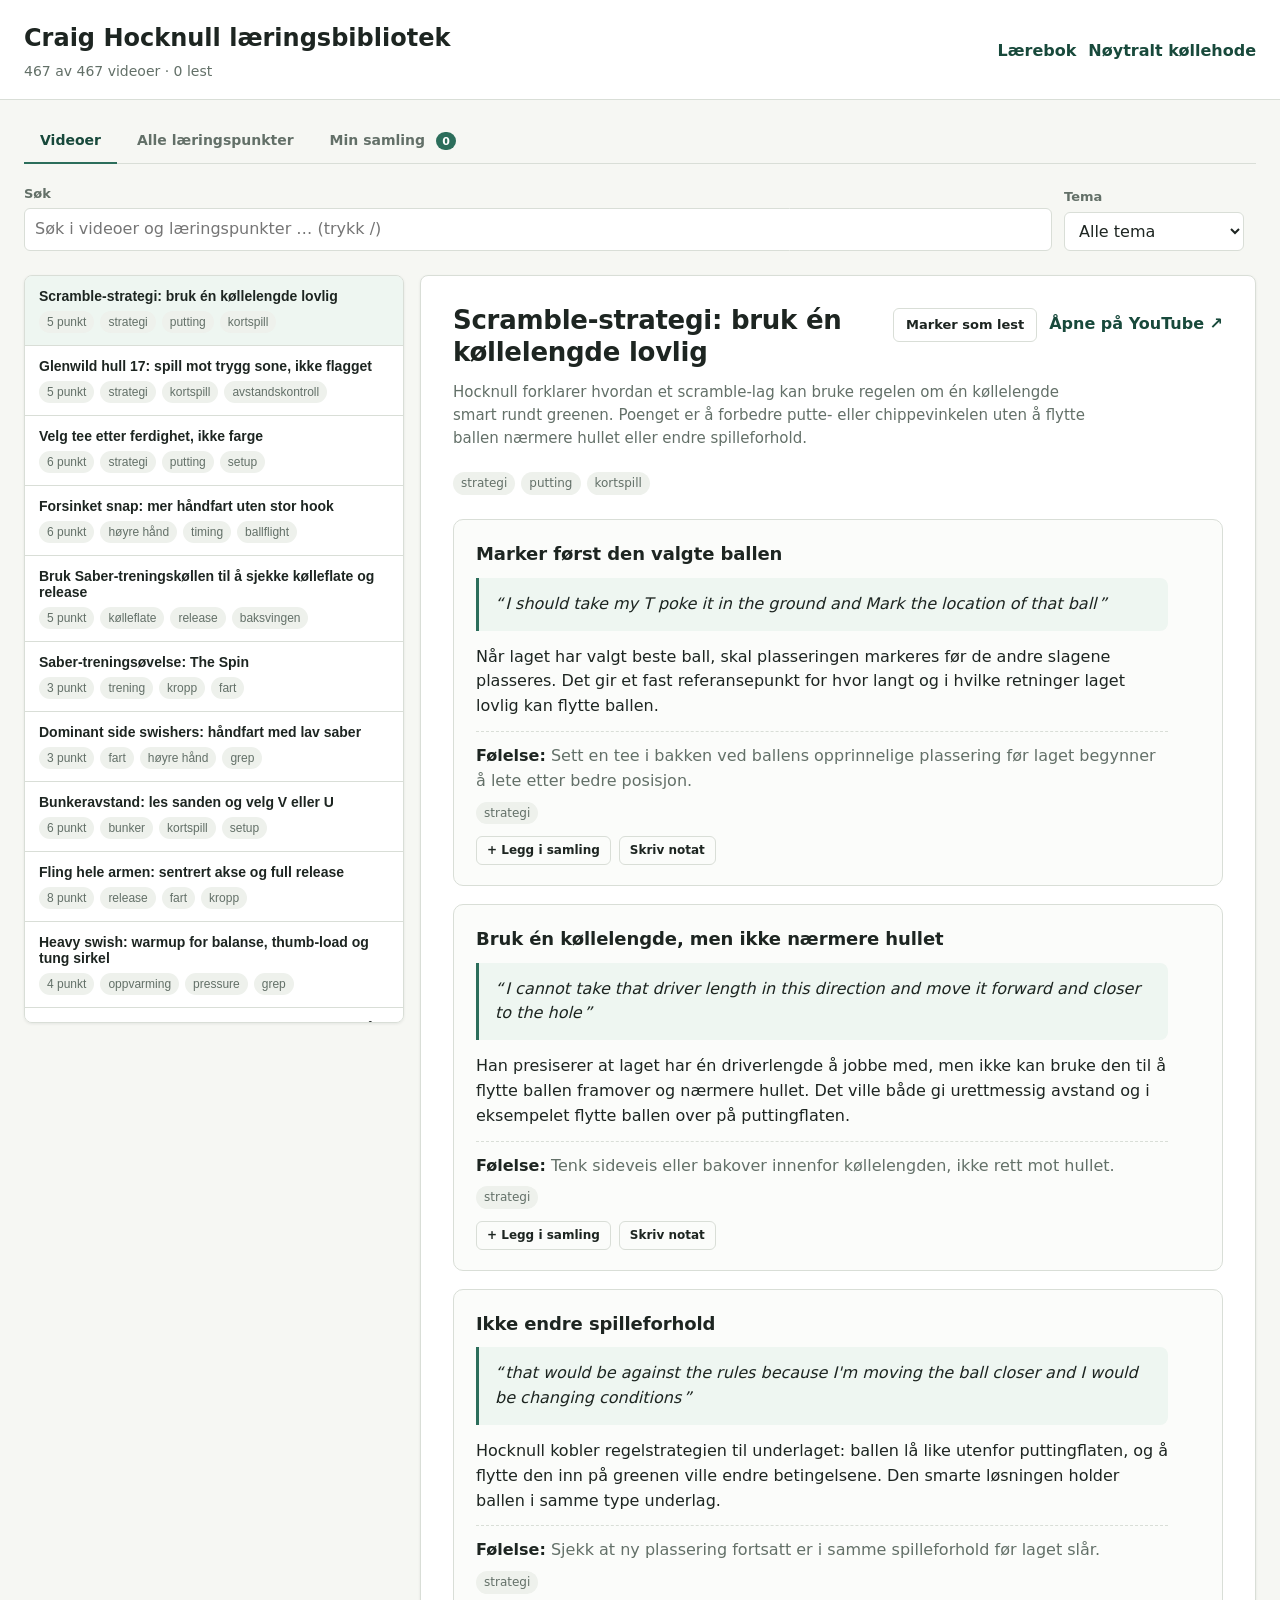
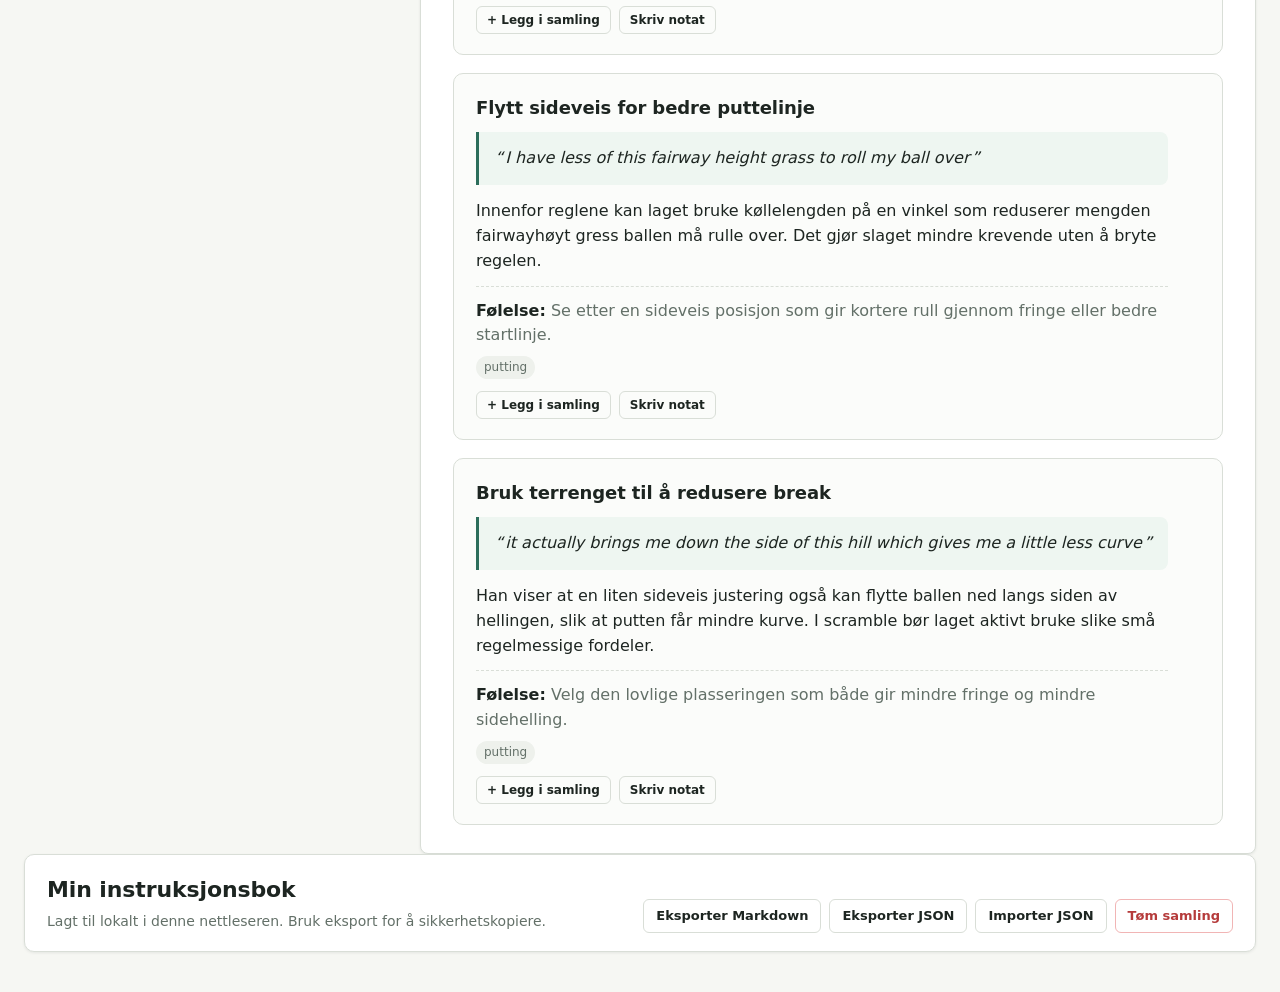
<file: index.html>
<!doctype html>
<html lang="no">
  <head>
    <meta charset="utf-8" />
    <meta name="viewport" content="width=device-width, initial-scale=1" />
    <title>⛳ Hocknull-bibliotek</title>
    <meta name="theme-color" content="#18493b" />
    <link rel="icon" type="image/svg+xml" href="favicon.svg?v=20260510-1" />
    <link rel="apple-touch-icon" href="favicon.svg?v=20260510-1" />
    <link rel="stylesheet" href="styles.css" />
  </head>
  <body>
    <header class="topbar">
      <div>
        <h1>Craig Hocknull læringsbibliotek</h1>
        <p id="status" aria-live="polite"></p>
      </div>
      <nav class="toplinks" aria-label="Sider">
        <a class="repo-link" href="laerebok.html">Lærebok</a>
        <a class="repo-link" href="noytralt-kollehode.html">Nøytralt køllehode</a>
      </nav>
    </header>

    <main>
      <nav class="view-tabs" role="tablist" aria-label="Visning">
        <button type="button" id="videosTab" class="view-tab active" data-view="videos" role="tab" aria-selected="true" aria-controls="videosView">Videoer</button>
        <button type="button" id="pointsTab" class="view-tab" data-view="points" role="tab" aria-selected="false" aria-controls="pointsView" tabindex="-1">Alle læringspunkter</button>
        <button type="button" id="collectionTab" class="view-tab" data-view="collection" role="tab" aria-selected="false" aria-controls="collectionView" tabindex="-1">Min samling <span class="tab-count" id="collectionCount" hidden>0</span></button>
      </nav>

      <section class="toolbar" aria-label="Søk og filter">
        <label>
          <span>Søk</span>
          <input id="search" type="search" placeholder="Søk i videoer og læringspunkter … (trykk /)" />
        </label>
        <label>
          <span>Tema</span>
          <select id="topic">
            <option value="">Alle tema</option>
          </select>
        </label>
        <button type="button" id="clearFilters" class="ghost-button clear-filters" hidden>Tøm filter</button>
      </section>

      <section class="layout" id="videosView" role="tabpanel" aria-labelledby="videosTab">
        <aside class="video-list" id="videoList" aria-label="Videoer"></aside>
        <article class="details" id="details">
          <p class="empty">Velg en video for å se læringspunkter.</p>
        </article>
      </section>

      <section class="points-view" id="pointsView" role="tabpanel" aria-labelledby="pointsTab" hidden></section>

      <section class="collection-view" id="collectionView" role="tabpanel" aria-labelledby="collectionTab" hidden>
        <header class="collection-header">
          <div>
            <h2>Min instruksjonsbok</h2>
            <p class="collection-intro">Lagt til lokalt i denne nettleseren. Bruk eksport for å sikkerhetskopiere.</p>
          </div>
          <div class="collection-actions">
            <button type="button" id="collectionExportMd" class="ghost-button">Eksporter Markdown</button>
            <button type="button" id="collectionExportJson" class="ghost-button">Eksporter JSON</button>
            <button type="button" id="collectionImport" class="ghost-button">Importer JSON</button>
            <button type="button" id="collectionClear" class="ghost-button danger">Tøm samling</button>
          </div>
        </header>
        <input type="file" id="collectionImportFile" accept="application/json" hidden />
        <div id="collectionList" class="collection-list"></div>
      </section>
    </main>

    <script src="app.js?v=20260510-2" type="module"></script>
  </body>
</html>
</file>
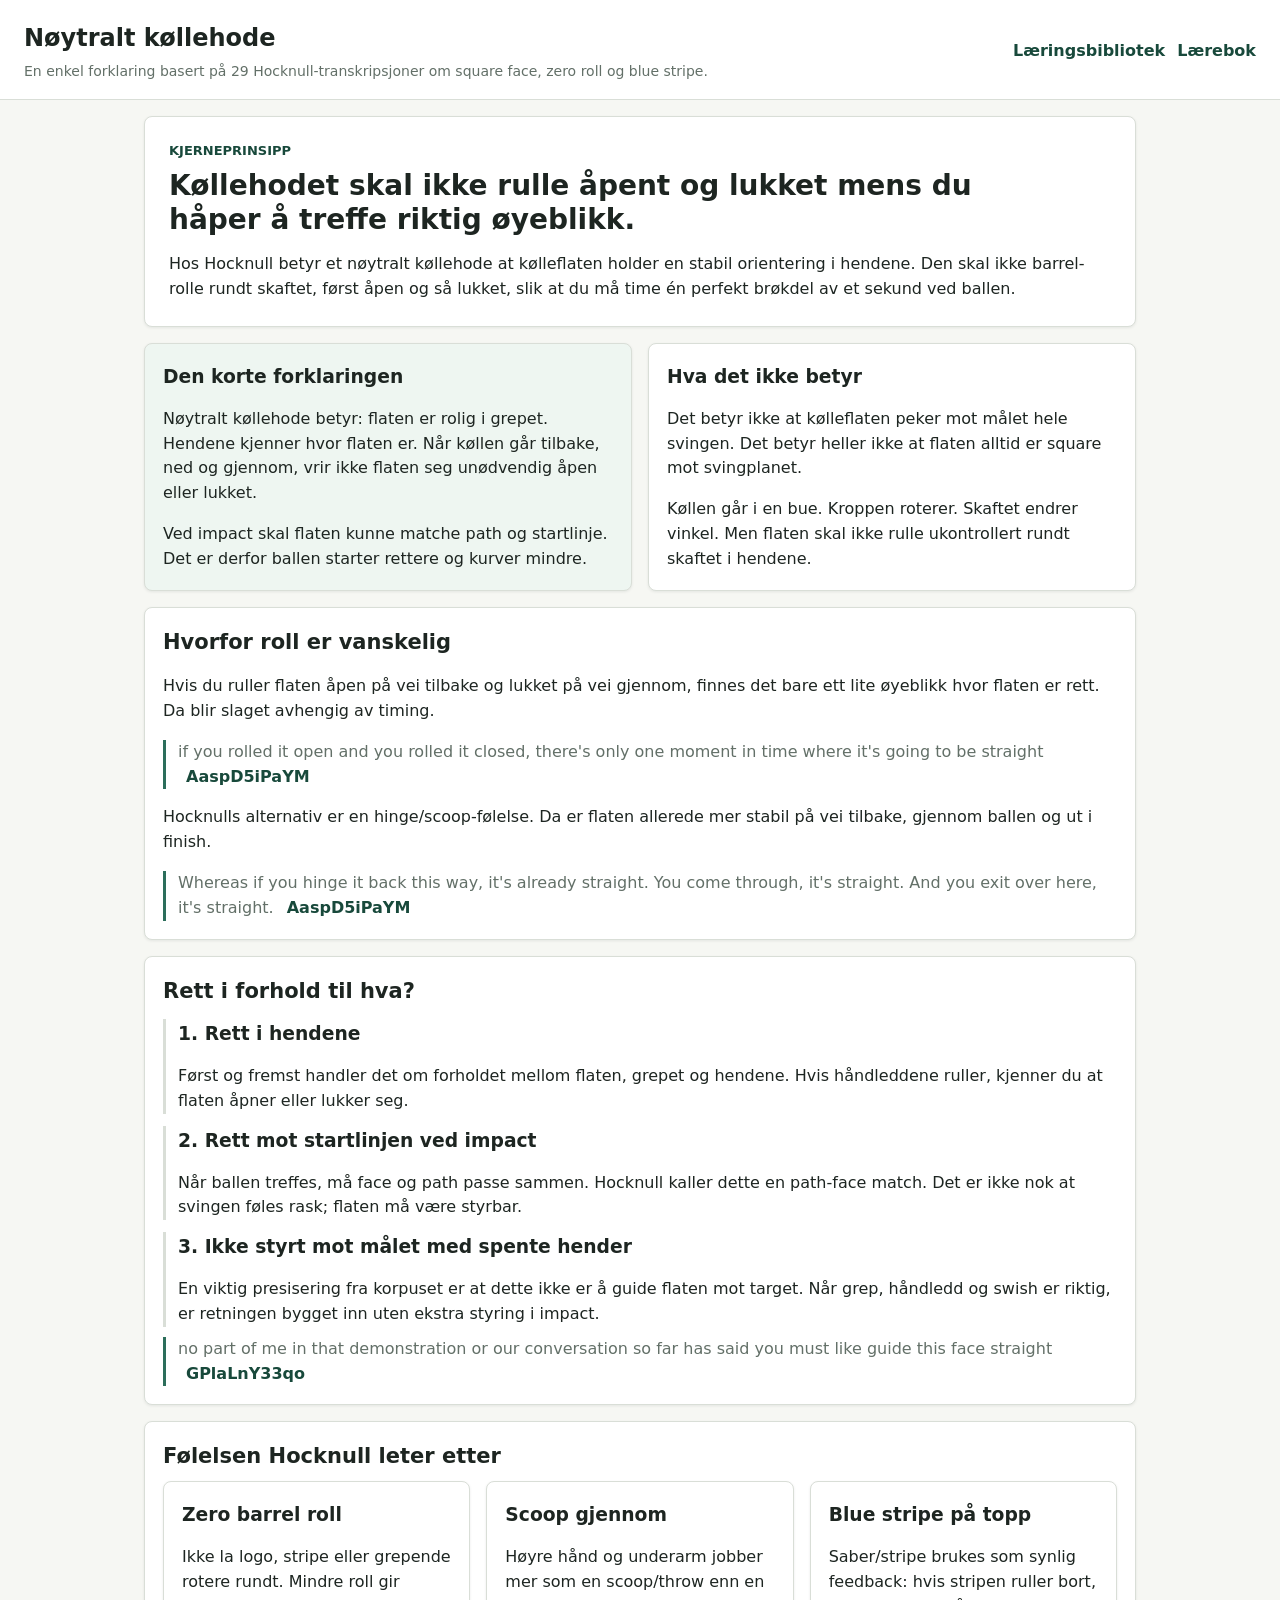
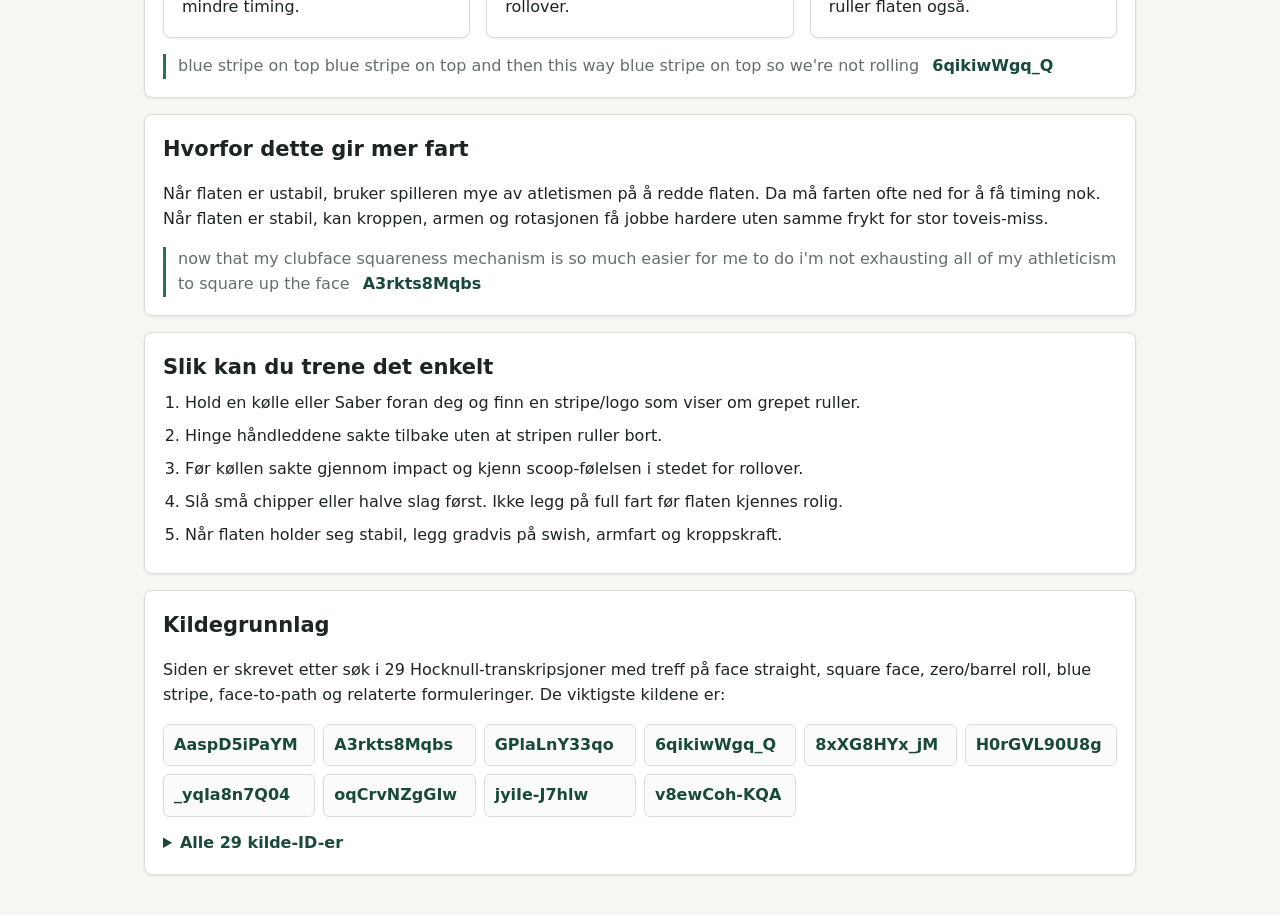
<file: noytralt-kollehode.html>
<!doctype html>
<html lang="no">
  <head>
    <meta charset="utf-8" />
    <meta name="viewport" content="width=device-width, initial-scale=1" />
    <title>⛳ Nøytralt køllehode | Hocknull-bibliotek</title>
    <meta name="theme-color" content="#18493b" />
    <link rel="icon" type="image/svg+xml" href="favicon.svg?v=20260510-1" />
    <link rel="apple-touch-icon" href="favicon.svg?v=20260510-1" />
    <link rel="stylesheet" href="styles.css" />
  </head>
  <body>
    <header class="topbar">
      <div>
        <h1>Nøytralt køllehode</h1>
        <p id="status">En enkel forklaring basert på 29 Hocknull-transkripsjoner om square face, zero roll og blue stripe.</p>
      </div>
      <nav class="toplinks" aria-label="Sider">
        <a class="repo-link" href="index.html">Læringsbibliotek</a>
        <a class="repo-link" href="laerebok.html">Lærebok</a>
      </nav>
    </header>

    <main class="article-page">
      <section class="article-hero">
        <p class="eyebrow">Kjerneprinsipp</p>
        <h2>Køllehodet skal ikke rulle åpent og lukket mens du håper å treffe riktig øyeblikk.</h2>
        <p>
          Hos Hocknull betyr et nøytralt køllehode at kølleflaten holder en stabil orientering i hendene. Den
          skal ikke barrel-rolle rundt skaftet, først åpen og så lukket, slik at du må time én perfekt brøkdel
          av et sekund ved ballen.
        </p>
      </section>

      <section class="article-grid">
        <article class="concept-card concept-card-strong">
          <h3>Den korte forklaringen</h3>
          <p>
            Nøytralt køllehode betyr: flaten er rolig i grepet. Hendene kjenner hvor flaten er. Når køllen går
            tilbake, ned og gjennom, vrir ikke flaten seg unødvendig åpen eller lukket.
          </p>
          <p>
            Ved impact skal flaten kunne matche path og startlinje. Det er derfor ballen starter rettere og kurver
            mindre.
          </p>
        </article>

        <article class="concept-card">
          <h3>Hva det ikke betyr</h3>
          <p>
            Det betyr ikke at kølleflaten peker mot målet hele svingen. Det betyr heller ikke at flaten alltid er
            square mot svingplanet.
          </p>
          <p>
            Køllen går i en bue. Kroppen roterer. Skaftet endrer vinkel. Men flaten skal ikke rulle ukontrollert
            rundt skaftet i hendene.
          </p>
        </article>
      </section>

      <section class="article-section">
        <h2>Hvorfor roll er vanskelig</h2>
        <p>
          Hvis du ruller flaten åpen på vei tilbake og lukket på vei gjennom, finnes det bare ett lite øyeblikk
          hvor flaten er rett. Da blir slaget avhengig av timing.
        </p>
        <blockquote>
          if you rolled it open and you rolled it closed, there's only one moment in time where it's going to be straight
          <a href="https://www.youtube.com/watch?v=AaspD5iPaYM" target="_blank" rel="noreferrer">AaspD5iPaYM</a>
        </blockquote>
        <p>
          Hocknulls alternativ er en hinge/scoop-følelse. Da er flaten allerede mer stabil på vei tilbake, gjennom
          ballen og ut i finish.
        </p>
        <blockquote>
          Whereas if you hinge it back this way, it's already straight. You come through, it's straight. And you exit over here, it's straight.
          <a href="https://www.youtube.com/watch?v=AaspD5iPaYM" target="_blank" rel="noreferrer">AaspD5iPaYM</a>
        </blockquote>
      </section>

      <section class="article-section">
        <h2>Rett i forhold til hva?</h2>
        <div class="definition-list">
          <div>
            <h3>1. Rett i hendene</h3>
            <p>
              Først og fremst handler det om forholdet mellom flaten, grepet og hendene. Hvis håndleddene ruller,
              kjenner du at flaten åpner eller lukker seg.
            </p>
          </div>
          <div>
            <h3>2. Rett mot startlinjen ved impact</h3>
            <p>
              Når ballen treffes, må face og path passe sammen. Hocknull kaller dette en path-face match. Det er
              ikke nok at svingen føles rask; flaten må være styrbar.
            </p>
          </div>
          <div>
            <h3>3. Ikke styrt mot målet med spente hender</h3>
            <p>
              En viktig presisering fra korpuset er at dette ikke er å guide flaten mot target. Når grep, håndledd
              og swish er riktig, er retningen bygget inn uten ekstra styring i impact.
            </p>
          </div>
        </div>
        <blockquote>
          no part of me in that demonstration or our conversation so far has said you must like guide this face straight
          <a href="https://www.youtube.com/watch?v=GPlaLnY33qo" target="_blank" rel="noreferrer">GPlaLnY33qo</a>
        </blockquote>
      </section>

      <section class="article-section">
        <h2>Følelsen Hocknull leter etter</h2>
        <div class="article-grid three-columns">
          <article class="concept-card">
            <h3>Zero barrel roll</h3>
            <p>Ikke la logo, stripe eller grepende rotere rundt. Mindre roll gir mindre timing.</p>
          </article>
          <article class="concept-card">
            <h3>Scoop gjennom</h3>
            <p>Høyre hånd og underarm jobber mer som en scoop/throw enn en rollover.</p>
          </article>
          <article class="concept-card">
            <h3>Blue stripe på topp</h3>
            <p>Saber/stripe brukes som synlig feedback: hvis stripen ruller bort, ruller flaten også.</p>
          </article>
        </div>
        <blockquote>
          blue stripe on top blue stripe on top and then this way blue stripe on top so we're not rolling
          <a href="https://www.youtube.com/watch?v=6qikiwWgq_Q" target="_blank" rel="noreferrer">6qikiwWgq_Q</a>
        </blockquote>
      </section>

      <section class="article-section">
        <h2>Hvorfor dette gir mer fart</h2>
        <p>
          Når flaten er ustabil, bruker spilleren mye av atletismen på å redde flaten. Da må farten ofte ned for
          å få timing nok. Når flaten er stabil, kan kroppen, armen og rotasjonen få jobbe hardere uten samme frykt
          for stor toveis-miss.
        </p>
        <blockquote>
          now that my clubface squareness mechanism is so much easier for me to do i'm not exhausting all of my athleticism to square up the face
          <a href="https://www.youtube.com/watch?v=A3rkts8Mqbs&t=1047s" target="_blank" rel="noreferrer">A3rkts8Mqbs</a>
        </blockquote>
      </section>

      <section class="article-section">
        <h2>Slik kan du trene det enkelt</h2>
        <ol class="practice-list">
          <li>Hold en kølle eller Saber foran deg og finn en stripe/logo som viser om grepet ruller.</li>
          <li>Hinge håndleddene sakte tilbake uten at stripen ruller bort.</li>
          <li>Før køllen sakte gjennom impact og kjenn scoop-følelsen i stedet for rollover.</li>
          <li>Slå små chipper eller halve slag først. Ikke legg på full fart før flaten kjennes rolig.</li>
          <li>Når flaten holder seg stabil, legg gradvis på swish, armfart og kroppskraft.</li>
        </ol>
      </section>

      <section class="article-section">
        <h2>Kildegrunnlag</h2>
        <p>
          Siden er skrevet etter søk i 29 Hocknull-transkripsjoner med treff på face straight, square face,
          zero/barrel roll, blue stripe, face-to-path og relaterte formuleringer. De viktigste kildene er:
        </p>
        <div class="source-grid">
          <a href="https://www.youtube.com/watch?v=AaspD5iPaYM" target="_blank" rel="noreferrer">AaspD5iPaYM</a>
          <a href="https://www.youtube.com/watch?v=A3rkts8Mqbs&t=1047s" target="_blank" rel="noreferrer">A3rkts8Mqbs</a>
          <a href="https://www.youtube.com/watch?v=GPlaLnY33qo" target="_blank" rel="noreferrer">GPlaLnY33qo</a>
          <a href="https://www.youtube.com/watch?v=6qikiwWgq_Q" target="_blank" rel="noreferrer">6qikiwWgq_Q</a>
          <a href="https://www.youtube.com/watch?v=8xXG8HYx_jM" target="_blank" rel="noreferrer">8xXG8HYx_jM</a>
          <a href="https://www.youtube.com/watch?v=H0rGVL90U8g" target="_blank" rel="noreferrer">H0rGVL90U8g</a>
          <a href="https://www.youtube.com/watch?v=_yqIa8n7Q04" target="_blank" rel="noreferrer">_yqIa8n7Q04</a>
          <a href="https://www.youtube.com/watch?v=oqCrvNZgGIw" target="_blank" rel="noreferrer">oqCrvNZgGIw</a>
          <a href="https://www.youtube.com/watch?v=jyiIe-J7hlw" target="_blank" rel="noreferrer">jyiIe-J7hlw</a>
          <a href="https://www.youtube.com/watch?v=v8ewCoh-KQA" target="_blank" rel="noreferrer">v8ewCoh-KQA</a>
        </div>
        <details class="source-details">
          <summary>Alle 29 kilde-ID-er</summary>
          <div class="source-grid">
            <a href="https://www.youtube.com/watch?v=0kQ3nzJDBGw" target="_blank" rel="noreferrer">0kQ3nzJDBGw</a>
            <a href="https://www.youtube.com/watch?v=1NrE6gdOBdw" target="_blank" rel="noreferrer">1NrE6gdOBdw</a>
            <a href="https://www.youtube.com/watch?v=2Bi8bNze-kk" target="_blank" rel="noreferrer">2Bi8bNze-kk</a>
            <a href="https://www.youtube.com/watch?v=6qikiwWgq_Q" target="_blank" rel="noreferrer">6qikiwWgq_Q</a>
            <a href="https://www.youtube.com/watch?v=8xXG8HYx_jM" target="_blank" rel="noreferrer">8xXG8HYx_jM</a>
            <a href="https://www.youtube.com/watch?v=90M_XscuT3U" target="_blank" rel="noreferrer">90M_XscuT3U</a>
            <a href="https://www.youtube.com/watch?v=A3rkts8Mqbs&t=1047s" target="_blank" rel="noreferrer">A3rkts8Mqbs</a>
            <a href="https://www.youtube.com/watch?v=AaspD5iPaYM" target="_blank" rel="noreferrer">AaspD5iPaYM</a>
            <a href="https://www.youtube.com/watch?v=EkIrtFizLXU" target="_blank" rel="noreferrer">EkIrtFizLXU</a>
            <a href="https://www.youtube.com/watch?v=GPlaLnY33qo" target="_blank" rel="noreferrer">GPlaLnY33qo</a>
            <a href="https://www.youtube.com/watch?v=H0rGVL90U8g" target="_blank" rel="noreferrer">H0rGVL90U8g</a>
            <a href="https://www.youtube.com/watch?v=J90ocdS1C9w" target="_blank" rel="noreferrer">J90ocdS1C9w</a>
            <a href="https://www.youtube.com/watch?v=MD54v-Zi4z0" target="_blank" rel="noreferrer">MD54v-Zi4z0</a>
            <a href="https://www.youtube.com/watch?v=SKi9BZ1MZ8M" target="_blank" rel="noreferrer">SKi9BZ1MZ8M</a>
            <a href="https://www.youtube.com/watch?v=TZo0jvFSCxg" target="_blank" rel="noreferrer">TZo0jvFSCxg</a>
            <a href="https://www.youtube.com/watch?v=ZvJuiNGPKj4" target="_blank" rel="noreferrer">ZvJuiNGPKj4</a>
            <a href="https://www.youtube.com/watch?v=_CvXd37RPUk" target="_blank" rel="noreferrer">_CvXd37RPUk</a>
            <a href="https://www.youtube.com/watch?v=_fWQcBzkH3Q" target="_blank" rel="noreferrer">_fWQcBzkH3Q</a>
            <a href="https://www.youtube.com/watch?v=_yqIa8n7Q04" target="_blank" rel="noreferrer">_yqIa8n7Q04</a>
            <a href="https://www.youtube.com/watch?v=aX82sT7Ib_E" target="_blank" rel="noreferrer">aX82sT7Ib_E</a>
            <a href="https://www.youtube.com/watch?v=ctFriVjd6-Y" target="_blank" rel="noreferrer">ctFriVjd6-Y</a>
            <a href="https://www.youtube.com/watch?v=jyiIe-J7hlw" target="_blank" rel="noreferrer">jyiIe-J7hlw</a>
            <a href="https://www.youtube.com/watch?v=mZwuShLlHoQ" target="_blank" rel="noreferrer">mZwuShLlHoQ</a>
            <a href="https://www.youtube.com/watch?v=nUOkftXec4U" target="_blank" rel="noreferrer">nUOkftXec4U</a>
            <a href="https://www.youtube.com/watch?v=oVIk3-MimnY" target="_blank" rel="noreferrer">oVIk3-MimnY</a>
            <a href="https://www.youtube.com/watch?v=okqnsANh_T0" target="_blank" rel="noreferrer">okqnsANh_T0</a>
            <a href="https://www.youtube.com/watch?v=oqCrvNZgGIw" target="_blank" rel="noreferrer">oqCrvNZgGIw</a>
            <a href="https://www.youtube.com/watch?v=v8ewCoh-KQA" target="_blank" rel="noreferrer">v8ewCoh-KQA</a>
            <a href="https://www.youtube.com/watch?v=y8eZwGcSpfI" target="_blank" rel="noreferrer">y8eZwGcSpfI</a>
          </div>
        </details>
      </section>
    </main>
  </body>
</html>
</file>
<file: styles.css>
:root {
  color-scheme: light dark;
  --bg: #f6f7f3;
  --panel: #ffffff;
  --panel-soft: #fbfcfa;
  --text: #1d2521;
  --muted: #637068;
  --line: #d9ded7;
  --accent: #2c6e5b;
  --accent-strong: #18493b;
  --quote-bg: #eef6f1;
  --pill-bg: #eef1ec;
  --shadow: 0 1px 3px rgba(16, 24, 20, 0.08);
  --measure: 68ch;
}

@media (prefers-color-scheme: dark) {
  :root {
    --bg: #131715;
    --panel: #1b211e;
    --panel-soft: #1f2622;
    --text: #e7ece8;
    --muted: #9aa6a0;
    --line: #2c352f;
    --accent: #6cc1a4;
    --accent-strong: #92d5bb;
    --quote-bg: #1d2c26;
    --pill-bg: #232a26;
    --shadow: 0 1px 3px rgba(0, 0, 0, 0.4);
  }
}

* {
  box-sizing: border-box;
}

body {
  margin: 0;
  background: var(--bg);
  color: var(--text);
  font-family: ui-sans-serif, system-ui, -apple-system, BlinkMacSystemFont, "Segoe UI", sans-serif;
  line-height: 1.55;
  -webkit-font-smoothing: antialiased;
}

.topbar {
  display: flex;
  align-items: center;
  justify-content: space-between;
  gap: 16px;
  padding: 20px 24px 16px;
  border-bottom: 1px solid var(--line);
  background: var(--panel);
  position: sticky;
  top: 0;
  z-index: 20;
}

h1 {
  margin: 0;
  font-size: 24px;
  font-weight: 720;
  letter-spacing: 0;
}

#status {
  margin: 4px 0 0;
  color: var(--muted);
  font-size: 14px;
}

.repo-link,
.open-link {
  color: var(--accent-strong);
  text-decoration: none;
  font-weight: 650;
}

.toplinks {
  display: flex;
  flex-wrap: wrap;
  justify-content: flex-end;
  gap: 12px;
}

main {
  padding: 16px 24px 24px;
}

.view-tabs {
  display: flex;
  gap: 4px;
  margin: 4px 0 12px;
  border-bottom: 1px solid var(--line);
}

.view-tab {
  border: 0;
  background: transparent;
  color: var(--muted);
  font: inherit;
  font-weight: 600;
  font-size: 14px;
  padding: 10px 16px;
  cursor: pointer;
  border-bottom: 2px solid transparent;
  margin-bottom: -1px;
}

.view-tab:hover {
  color: var(--text);
}

.view-tab.active {
  color: var(--accent-strong);
  border-bottom-color: var(--accent);
}

.view-tab:focus-visible {
  outline: 2px solid var(--accent);
  outline-offset: -2px;
}

.toolbar {
  display: grid;
  grid-template-columns: minmax(220px, 1fr) 180px auto;
  gap: 12px;
  margin-bottom: 16px;
  position: sticky;
  top: 73px;
  z-index: 10;
  background: var(--bg);
  padding: 8px 0;
  align-items: end;
}

.clear-filters {
  height: 38px;
  white-space: nowrap;
}

label span {
  display: block;
  margin-bottom: 4px;
  color: var(--muted);
  font-size: 13px;
  font-weight: 650;
}

input,
select {
  width: 100%;
  min-height: 38px;
  border: 1px solid var(--line);
  border-radius: 6px;
  background: var(--panel);
  color: var(--text);
  font: inherit;
  padding: 8px 10px;
}

.layout {
  display: grid;
  grid-template-columns: minmax(260px, 380px) minmax(0, 1fr);
  gap: 16px;
  align-items: start;
}

.video-list,
.details {
  background: var(--panel);
  border: 1px solid var(--line);
  border-radius: 8px;
  box-shadow: var(--shadow);
}

.video-list {
  max-height: calc(100vh - 152px);
  overflow: auto;
}

.video-button {
  width: 100%;
  display: block;
  border: 0;
  border-bottom: 1px solid var(--line);
  background: transparent;
  color: inherit;
  text-align: left;
  padding: 12px 14px;
  cursor: pointer;
}

.video-button:hover,
.video-button.active {
  background: var(--quote-bg);
}

.video-button:focus-visible {
  outline: 2px solid var(--accent);
  outline-offset: -2px;
}

.video-button.is-read .video-title {
  color: var(--muted);
  font-weight: 600;
}

.video-button.is-read .video-title::before {
  content: "✓ ";
  color: var(--accent);
  font-weight: 700;
}

.video-title {
  display: block;
  font-weight: 700;
  font-size: 14px;
}

.video-meta {
  display: flex;
  flex-wrap: wrap;
  gap: 6px;
  margin-top: 7px;
}

.pill {
  display: inline-flex;
  align-items: center;
  min-height: 22px;
  border: 0;
  border-radius: 999px;
  background: var(--pill-bg);
  color: var(--muted);
  font: inherit;
  font-size: 12px;
  padding: 2px 8px;
}

.pill[data-topic] {
  cursor: pointer;
  transition: background 0.12s;
}

.pill[data-topic]:hover,
.pill[data-topic]:focus-visible {
  background: var(--accent);
  color: var(--panel);
  outline: none;
}

.points-view {
  display: grid;
  gap: 16px;
}

.cross-point {
  background: var(--panel);
  border: 1px solid var(--line);
  border-radius: 10px;
  box-shadow: var(--shadow);
  padding: 22px 26px;
}

.cross-point h3 {
  margin: 0 0 12px;
  font-size: 19px;
  letter-spacing: -0.005em;
  max-width: var(--measure);
}

.cross-point p {
  margin: 8px 0;
  max-width: var(--measure);
}

.cross-point .point-quote {
  margin: 0 0 14px;
  padding: 14px 16px;
  border-left: 3px solid var(--accent);
  background: var(--quote-bg);
  border-radius: 0 8px 8px 0;
  font-size: 16px;
  font-style: italic;
  max-width: var(--measure);
}

.cross-point .point-quote::before { content: "“"; }
.cross-point .point-quote::after { content: "”"; }

.cross-point .feel {
  margin-top: 12px;
  padding-top: 12px;
  border-top: 1px dashed var(--line);
  color: var(--muted);
  max-width: var(--measure);
}

.cross-point .feel strong {
  color: var(--text);
}

.cross-point-footer {
  display: flex;
  align-items: center;
  justify-content: space-between;
  flex-wrap: wrap;
  gap: 12px;
  margin-top: 16px;
  padding-top: 14px;
  border-top: 1px solid var(--line);
}

.cross-point-source {
  color: var(--accent-strong);
  text-decoration: none;
  font-weight: 650;
  font-size: 14px;
  max-width: 100%;
  overflow: hidden;
  text-overflow: ellipsis;
  white-space: nowrap;
}

.cross-point-source:hover {
  text-decoration: underline;
}

.details {
  min-height: 420px;
  padding: 28px 32px;
}

.details-header {
  display: flex;
  align-items: baseline;
  justify-content: space-between;
  gap: 16px;
  flex-wrap: wrap;
  margin-bottom: 6px;
}

.details-actions {
  display: flex;
  align-items: center;
  gap: 12px;
  flex-shrink: 0;
}

.ghost-button {
  border: 1px solid var(--line);
  background: transparent;
  color: var(--text);
  border-radius: 6px;
  padding: 6px 12px;
  font: inherit;
  font-size: 13px;
  font-weight: 600;
  cursor: pointer;
  transition: background 0.12s, border-color 0.12s;
}

.ghost-button:hover {
  background: var(--pill-bg);
}

.ghost-button[aria-pressed="true"] {
  background: var(--quote-bg);
  border-color: var(--accent);
  color: var(--accent-strong);
}

.ghost-button:focus-visible {
  outline: 2px solid var(--accent);
  outline-offset: 1px;
}

.ghost-button.danger {
  border-color: rgba(220, 70, 70, 0.4);
  color: #b53b3b;
}

.ghost-button.danger:hover {
  background: rgba(220, 70, 70, 0.08);
}

.tab-count {
  display: inline-flex;
  align-items: center;
  justify-content: center;
  min-width: 20px;
  height: 18px;
  margin-left: 6px;
  padding: 0 6px;
  border-radius: 999px;
  background: var(--accent);
  color: var(--panel);
  font-size: 11px;
  font-weight: 700;
  line-height: 1;
}

.point-actions {
  display: flex;
  flex-wrap: wrap;
  gap: 8px;
  margin-top: 12px;
}

.point-actions .ghost-button {
  font-size: 12px;
  padding: 4px 10px;
}

.point-note {
  margin-top: 12px;
  padding: 10px 12px;
  border: 1px dashed var(--line);
  border-radius: 8px;
  background: var(--panel-soft);
}

.point-note label {
  display: block;
  font-size: 12px;
  font-weight: 650;
  color: var(--muted);
  margin-bottom: 6px;
}

.point-note textarea {
  width: 100%;
  min-height: 70px;
  border: 1px solid var(--line);
  border-radius: 6px;
  background: var(--panel);
  color: var(--text);
  font: inherit;
  font-size: 14px;
  padding: 8px 10px;
  resize: vertical;
}

.point-note textarea:focus-visible {
  outline: 2px solid var(--accent);
  outline-offset: 1px;
}

.point-note-status {
  margin-top: 6px;
  font-size: 12px;
  color: var(--muted);
}

.collection-view {
  display: grid;
  gap: 16px;
}

.collection-header {
  display: flex;
  flex-wrap: wrap;
  align-items: flex-end;
  justify-content: space-between;
  gap: 16px;
  padding: 18px 22px;
  background: var(--panel);
  border: 1px solid var(--line);
  border-radius: 10px;
  box-shadow: var(--shadow);
}

.collection-header h2 {
  margin: 0 0 4px;
  font-size: 22px;
  letter-spacing: -0.005em;
}

.collection-intro {
  margin: 0;
  color: var(--muted);
  font-size: 14px;
  max-width: 540px;
}

.collection-actions {
  display: flex;
  flex-wrap: wrap;
  gap: 8px;
}

.collection-list {
  display: grid;
  gap: 16px;
}

.collection-card {
  background: var(--panel);
  border: 1px solid var(--line);
  border-radius: 10px;
  box-shadow: var(--shadow);
  padding: 20px 24px;
}

.collection-card h3 {
  margin: 0 0 8px;
  font-size: 18px;
  letter-spacing: -0.005em;
  max-width: var(--measure);
}

.collection-card p {
  margin: 6px 0;
  max-width: var(--measure);
}

.collection-card .point-quote {
  margin: 0 0 12px;
  padding: 12px 14px;
  border-left: 3px solid var(--accent);
  background: var(--quote-bg);
  border-radius: 0 8px 8px 0;
  font-style: italic;
  max-width: var(--measure);
}

.collection-card .feel {
  margin-top: 10px;
  padding-top: 10px;
  border-top: 1px dashed var(--line);
  color: var(--muted);
  max-width: var(--measure);
}

.collection-card .feel strong {
  color: var(--text);
}

.collection-card-footer {
  display: flex;
  align-items: center;
  justify-content: space-between;
  flex-wrap: wrap;
  gap: 10px;
  margin-top: 14px;
  padding-top: 12px;
  border-top: 1px solid var(--line);
}

.collection-card-source {
  color: var(--accent-strong);
  text-decoration: none;
  font-weight: 650;
  font-size: 13px;
}

.collection-card-source:hover {
  text-decoration: underline;
}

.collection-empty {
  padding: 24px;
  border: 1px dashed var(--line);
  border-radius: 10px;
  background: var(--panel-soft);
  color: var(--muted);
}

.laerebok-toc {
  margin: 0 0 24px;
  padding: 18px 22px;
  background: var(--panel);
  border: 1px solid var(--line);
  border-radius: 10px;
  box-shadow: var(--shadow);
}

.laerebok-toc strong {
  display: block;
  margin-bottom: 10px;
  font-size: 13px;
  text-transform: uppercase;
  color: var(--accent-strong);
  letter-spacing: 0.04em;
}

.laerebok-toc ol {
  display: grid;
  grid-template-columns: repeat(auto-fill, minmax(260px, 1fr));
  gap: 4px 16px;
  margin: 0;
  padding: 0;
  list-style: none;
}

.laerebok-toc a {
  display: block;
  padding: 4px 0;
  color: var(--accent-strong);
  text-decoration: none;
  font-size: 14px;
  font-weight: 600;
}

.laerebok-toc a:hover {
  text-decoration: underline;
}

.laerebok-toc .toc-num {
  color: var(--muted);
  margin-right: 6px;
  font-variant-numeric: tabular-nums;
}

.laerebok {
  background: var(--panel);
  border: 1px solid var(--line);
  border-radius: 10px;
  box-shadow: var(--shadow);
  padding: 32px 40px;
  max-width: 880px;
  margin: 0 auto;
}

.laerebok h1 {
  margin: 0 0 12px;
  font-size: 30px;
  letter-spacing: -0.01em;
}

.laerebok h2 {
  margin: 36px 0 14px;
  font-size: 24px;
  letter-spacing: -0.005em;
  padding-bottom: 6px;
  border-bottom: 1px solid var(--line);
  scroll-margin-top: 12px;
}

.laerebok h3 {
  margin: 24px 0 10px;
  font-size: 18px;
  color: var(--accent-strong);
  scroll-margin-top: 12px;
}

.laerebok p {
  margin: 10px 0;
  max-width: var(--measure);
}

.laerebok ul,
.laerebok ol {
  margin: 10px 0;
  padding-left: 24px;
  max-width: var(--measure);
}

.laerebok li {
  margin: 4px 0;
}

.laerebok blockquote {
  margin: 16px 0;
  padding: 12px 18px;
  border-left: 3px solid var(--accent);
  background: var(--quote-bg);
  border-radius: 0 8px 8px 0;
  color: var(--text);
  max-width: var(--measure);
}

.laerebok hr {
  margin: 32px 0;
  border: 0;
  border-top: 1px solid var(--line);
}

.laerebok strong {
  color: var(--text);
}

.laerebok a {
  color: var(--accent-strong);
  text-decoration: underline;
  text-decoration-color: rgba(24, 73, 59, 0.3);
}

.laerebok a:hover {
  text-decoration-color: var(--accent-strong);
}

.laerebok code {
  background: var(--pill-bg);
  padding: 1px 6px;
  border-radius: 4px;
  font-size: 13px;
}

@media (max-width: 780px) {
  .laerebok {
    padding: 22px 20px;
  }

  .laerebok-toc ol {
    grid-template-columns: 1fr;
  }
}

.details h2 {
  margin: 0;
  font-size: 26px;
  line-height: 1.25;
  letter-spacing: -0.01em;
  max-width: var(--measure);
  flex: 1;
}

.summary {
  margin: 12px 0 22px;
  color: var(--muted);
  font-size: 15px;
  max-width: var(--measure);
}

.related-sources {
  margin-top: 22px;
  padding: 18px 20px;
  border: 1px solid var(--line);
  border-radius: 8px;
  background: var(--panel-soft);
  max-width: var(--measure);
}

.related-sources h3 {
  margin: 0 0 12px;
  font-size: 16px;
  letter-spacing: 0;
}

.related-sources ul {
  display: grid;
  gap: 12px;
  margin: 0;
  padding: 0;
  list-style: none;
}

.related-sources a {
  color: var(--accent-strong);
  font-weight: 700;
  text-decoration: none;
}

.related-sources a:hover {
  text-decoration: underline;
}

.related-sources p {
  margin: 4px 0 0;
  color: var(--muted);
  font-size: 14px;
}

.points {
  display: grid;
  gap: 18px;
  margin-top: 24px;
}

.point {
  border: 1px solid var(--line);
  border-radius: 10px;
  padding: 20px 22px;
  background: var(--panel-soft);
}

.point h3 {
  margin: 0 0 10px;
  font-size: 18px;
  letter-spacing: -0.005em;
  max-width: var(--measure);
}

.point p {
  margin: 8px 0;
  max-width: var(--measure);
}

.point .point-quote {
  margin: 0 0 14px;
  padding: 14px 16px;
  border-left: 3px solid var(--accent);
  background: var(--quote-bg);
  border-radius: 0 8px 8px 0;
  font-size: 16px;
  font-style: italic;
  color: var(--text);
  max-width: var(--measure);
}

.point .point-quote::before {
  content: "“";
  margin-right: 2px;
}

.point .point-quote::after {
  content: "”";
  margin-left: 2px;
}

.point .feel {
  margin-top: 12px;
  padding-top: 12px;
  border-top: 1px dashed var(--line);
  color: var(--muted);
  max-width: var(--measure);
}

.point .feel strong {
  color: var(--text);
}

blockquote {
  margin: 10px 0 0;
  border-left: 3px solid var(--accent);
  color: var(--muted);
  padding-left: 12px;
}

blockquote a {
  display: inline-block;
  margin-left: 8px;
  color: var(--accent-strong);
  font-weight: 650;
  text-decoration: none;
}

.article-page {
  max-width: 1040px;
  margin: 0 auto;
}

.article-hero,
.article-section,
.concept-card {
  background: var(--panel);
  border: 1px solid var(--line);
  border-radius: 8px;
  box-shadow: var(--shadow);
}

.article-hero {
  padding: 24px;
  margin-bottom: 16px;
}

.article-hero h2 {
  max-width: 820px;
  margin: 0 0 12px;
  font-size: 28px;
  line-height: 1.2;
  letter-spacing: 0;
}

.article-hero p:last-child,
.article-section p:last-child,
.concept-card p:last-child {
  margin-bottom: 0;
}

.eyebrow {
  margin: 0 0 8px;
  color: var(--accent-strong);
  font-size: 13px;
  font-weight: 750;
  text-transform: uppercase;
}

.article-grid {
  display: grid;
  grid-template-columns: repeat(2, minmax(0, 1fr));
  gap: 16px;
  margin-bottom: 16px;
}

.three-columns {
  grid-template-columns: repeat(3, minmax(0, 1fr));
}

.concept-card,
.article-section {
  padding: 18px;
}

.concept-card-strong {
  background: var(--quote-bg);
}

.concept-card h3,
.article-section h2,
.definition-list h3 {
  margin: 0 0 8px;
  letter-spacing: 0;
}

.article-section {
  margin-bottom: 16px;
}

.article-section h2 {
  font-size: 21px;
}

.definition-list {
  display: grid;
  gap: 12px;
  margin-top: 12px;
}

.definition-list > div {
  border-left: 3px solid var(--line);
  padding-left: 12px;
}

.practice-list {
  margin: 0;
  padding-left: 22px;
}

.practice-list li {
  margin: 8px 0;
}

.source-grid {
  display: grid;
  grid-template-columns: repeat(auto-fit, minmax(150px, 1fr));
  gap: 8px;
  margin-top: 12px;
}

.source-grid a {
  border: 1px solid var(--line);
  border-radius: 6px;
  background: var(--panel-soft);
  color: var(--accent-strong);
  padding: 8px 10px;
  text-decoration: none;
  font-weight: 650;
}

.source-details {
  margin-top: 14px;
}

.source-details summary {
  color: var(--accent-strong);
  cursor: pointer;
  font-weight: 700;
}

.empty {
  color: var(--muted);
}

.list-empty {
  margin: 0;
  padding: 14px;
}

@media (max-width: 780px) {
  .topbar,
  main {
    padding-left: 14px;
    padding-right: 14px;
  }

  .toolbar,
  .layout,
  .article-grid,
  .three-columns {
    grid-template-columns: 1fr;
  }

  .toolbar {
    position: static;
  }

  .video-list {
    max-height: 360px;
  }

  .details {
    padding: 20px;
  }

  .cross-point {
    padding: 18px 20px;
  }
}
</file>
